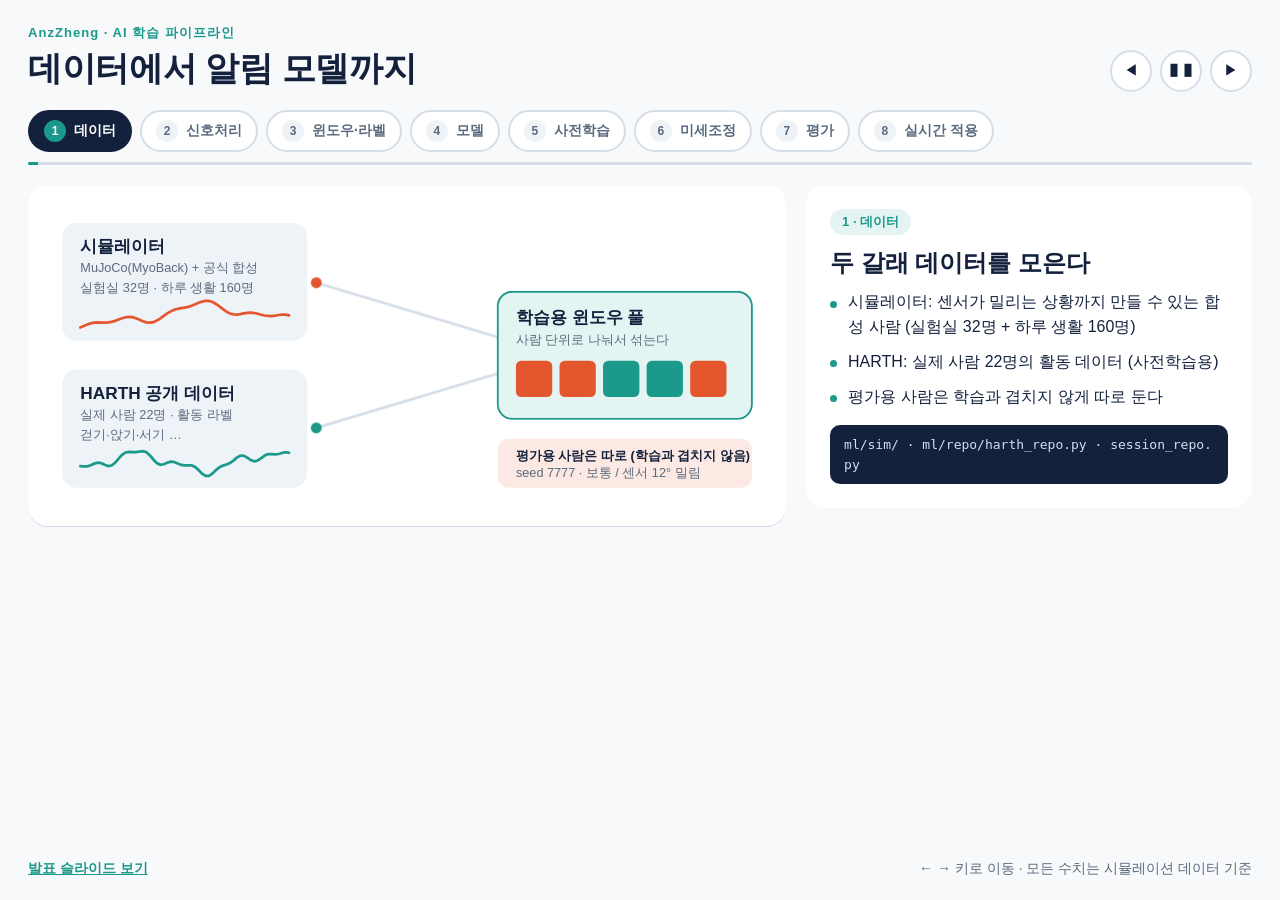
<file: index.html>
<!doctype html>
<html lang="ko">
<head>
<meta charset="utf-8">
<meta http-equiv="refresh" content="0; url=html/pipeline.html">
<title>AnzZheng</title>
</head>
<body><a href="html/pipeline.html">AnzZheng AI 학습 파이프라인으로 이동</a></body>
</html>
</file>
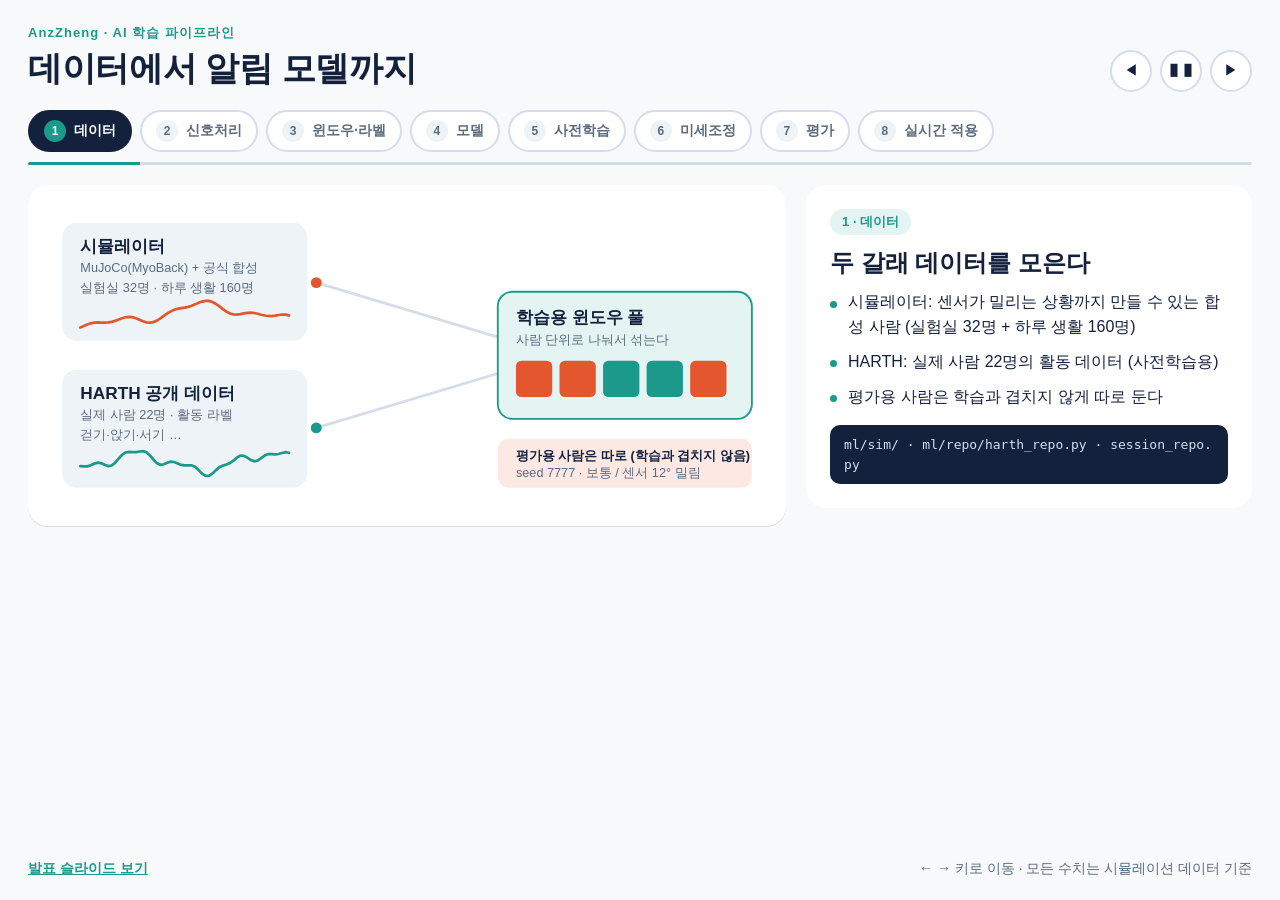
<file: html/pipeline.html>
<!doctype html>
<html lang="ko">
<head>
<meta charset="utf-8">
<meta name="viewport" content="width=device-width, initial-scale=1">
<title>AnzZheng AI 학습 파이프라인</title>
<link rel="stylesheet" href="../src/pipeline.css">
</head>
<body>
<header>
  <div>
    <div class="kicker">AnzZheng · AI 학습 파이프라인</div>
    <h1 id="title">데이터에서 알림 모델까지</h1>
  </div>
  <div class="ctl">
    <button id="prev" aria-label="이전">◀</button>
    <button id="play" aria-label="재생/정지">❚❚</button>
    <button id="next" aria-label="다음">▶</button>
  </div>
</header>
<nav id="nav"></nav>
<div class="prog"><i id="prog"></i></div>

<main>
  <section class="stage">

    <!-- 1 데이터 -->
    <svg id="sc0" class="scene" viewBox="0 0 800 340">
      <g class="pop" style="--d:.1s"><rect x="20" y="24" width="270" height="130" rx="16" class="bx"/>
        <text x="40" y="56" class="h">시뮬레이터</text><text x="40" y="78" class="s">MuJoCo(MyoBack) + 공식 합성</text>
        <text x="40" y="100" class="s">실험실 32명 · 하루 생활 160명</text>
        <path data-wave="1,10,3,40,126" class="draw c1" pathLength="1000"/></g>
      <g class="pop" style="--d:.5s"><rect x="20" y="186" width="270" height="130" rx="16" class="bx"/>
        <text x="40" y="218" class="h">HARTH 공개 데이터</text><text x="40" y="240" class="s">실제 사람 22명 · 활동 라벨</text>
        <text x="40" y="262" class="s">걷기·앉기·서기 …</text>
        <path data-wave="2,9,5,40,288" class="draw c2" pathLength="1000" style="animation-delay:.5s"/></g>
      <line x1="300" y1="90" x2="500" y2="150" class="ln"/><line x1="300" y1="250" x2="500" y2="190" class="ln"/>
      <g transform="translate(300 90)"><circle r="6" class="dot c1 fx" style="--dx:200px;--dy:60px"/></g>
      <g transform="translate(300 250)"><circle r="6" class="dot c2 fx" style="--dx:200px;--dy:-60px"/></g>
      <g class="pop" style="--d:1s"><rect x="500" y="100" width="280" height="140" rx="16" class="bx on"/>
        <text x="520" y="134" class="h">학습용 윈도우 풀</text>
        <text x="520" y="158" class="s">사람 단위로 나눠서 섞는다</text>
        <rect x="520" y="176" width="40" height="40" rx="6" class="c1f"/><rect x="568" y="176" width="40" height="40" rx="6" class="c1f"/>
        <rect x="616" y="176" width="40" height="40" rx="6" class="c2f"/><rect x="664" y="176" width="40" height="40" rx="6" class="c2f"/><rect x="712" y="176" width="40" height="40" rx="6" class="c1f"/></g>
      <g class="pop" style="--d:1.6s"><rect x="500" y="262" width="280" height="54" rx="12" class="warn"/>
        <text x="520" y="285" class="s b">평가용 사람은 따로 (학습과 겹치지 않음)</text><text x="520" y="304" class="s">seed 7777 · 보통 / 센서 12° 밀림</text></g>
    </svg>

    <!-- 2 신호처리 -->
    <svg id="sc1" class="scene" viewBox="0 0 800 340">
      <text x="30" y="22" class="s b">원시 12채널 (IMU 2개 × 가속도 3 + 자이로 3)</text>
      <g id="raw"></g>
      <line x1="250" y1="170" x2="320" y2="170" class="ln"/><g transform="translate(250 170)"><circle r="6" class="dot c1 fx"/></g>
      <g class="pop" style="--d:1s"><rect x="320" y="90" width="170" height="160" rx="16" class="bx on"/>
        <text x="338" y="122" class="h">신호처리</text>
        <text x="338" y="148" class="s">단위 변환</text><text x="338" y="168" class="s">상보 필터 기울기</text>
        <text x="338" y="188" class="s">구간 굴곡각 계산</text><text x="338" y="208" class="s">3단 보정</text><text x="338" y="228" class="s dim">서기·힙힌지·앉기·구부정</text></g>
      <line x1="490" y1="170" x2="540" y2="170" class="ln"/><g transform="translate(490 170)"><circle r="6" class="dot c2 fx" style="animation-delay:.6s"/></g>
      <text x="560" y="22" class="s b">모델 입력 8채널</text>
      <g id="chs"></g>
    </svg>

    <!-- 3 윈도우 -->
    <svg id="sc2" class="scene" viewBox="0 0 800 340">
      <text x="30" y="26" class="s b">연속 신호 (50Hz)</text>
      <path data-wave="3,26,9,30,92,740" class="c1 sig"/>
      <rect id="win" x="30" y="40" width="74" height="104" rx="8" class="winr"/>
      <text x="30" y="166" class="s">2초 창 (100샘플)을 0.5초씩 밀면서 자른다</text>
      <g id="cards"></g>
      <text x="30" y="318" class="s dim">이동·전환 구간은 자세 라벨 −1 → 손실에서 제외 (활동 게이트가 따로 막는다)</text>
    </svg>

    <!-- 4 모델 -->
    <svg id="sc3" class="scene" viewBox="0 0 800 340">
      <g id="blocks"></g>
    </svg>

    <!-- 5 사전학습 -->
    <svg id="sc4" class="scene" viewBox="0 0 800 340">
      <g class="pop" style="--d:.1s"><rect x="20" y="40" width="150" height="120" rx="16" class="bx"/>
        <text x="36" y="72" class="h">HARTH</text><text x="36" y="94" class="s">활동 라벨만</text><text x="36" y="114" class="s">22명 사람 데이터</text></g>
      <line x1="172" y1="100" x2="230" y2="100" class="ln"/><g transform="translate(172 100)"><circle r="6" class="dot c2 fx"/></g>
      <g class="pop" style="--d:.6s"><rect x="230" y="30" width="170" height="140" rx="16" class="bx on"/>
        <text x="248" y="62" class="h">몸통 (Conv)</text><text x="248" y="84" class="s">움직임의 모양을</text><text x="248" y="104" class="s">먼저 배운다</text>
        <rect x="248" y="124" width="134" height="12" rx="6" class="c2f grow"/></g>
      <g class="pop" style="--d:1s"><rect x="430" y="30" width="130" height="60" rx="12" class="bx on"/><text x="446" y="66" class="h2">활동 헤드 학습</text></g>
      <g class="pop" style="--d:1.2s"><rect x="430" y="110" width="130" height="60" rx="12" class="bx off"/><text x="446" y="136" class="s">자세 헤드</text><text x="446" y="154" class="s dim">라벨 −1 → 손실 0</text></g>
      <line x1="400" y1="100" x2="430" y2="60" class="ln"/><line x1="400" y1="100" x2="430" y2="140" class="ln"/>
      <text x="590" y="42" class="s b">손실(loss)</text>
      <path d="M590 60 V170 H780" class="ax"/>
      <path d="M590 70 C620 110,650 150,780 160" class="draw c1" pathLength="1000" style="animation-duration:3s"/>
      <text x="590" y="190" class="s dim">epoch 1 → 8 (batch 512)</text>
      <g class="pop" style="--d:1.8s"><rect x="20" y="230" width="760" height="80" rx="16" class="warn"/>
        <text x="40" y="262" class="h2">왜 먼저?</text>
        <text x="40" y="286" class="s">우리 시뮬 데이터는 적고, HARTH는 사람이 많다. 큰 데이터로 "움직임 일반 상식"을 먼저 익힌 뒤 우리 과제로 넘어간다.</text></g>
    </svg>

    <!-- 6 미세조정 vs 처음부터 -->
    <svg id="sc5" class="scene" viewBox="0 0 800 340">
      <text x="30" y="24" class="s b">같은 조건에서 두 방식을 비교 (전이학습은 가정하지 않고 잰다)</text>
      <path d="M40 50 V230 H460" class="ax"/>
      <path d="M40 66 C90 130,150 190,200 210 S 360 224,450 226" class="draw c1" pathLength="1000" style="animation-duration:3.2s"/>
      <path d="M40 124 C70 170,100 200,130 212 S 190 224,230 226" class="draw c2" pathLength="1000" style="animation-duration:2s;animation-delay:.4s"/>
      <text x="300" y="150" class="s" fill="#e4572e">처음부터 (25 epoch)</text>
      <text x="150" y="258" class="s" fill="#1b998b">HARTH → 미세조정 (15 epoch, 작은 lr)</text>
      <text x="40" y="276" class="s dim">epoch → (곡선은 개념도)</text>
      <g transform="translate(500 50)">
        <text x="0" y="0" class="s b">실제 학습 시간 (평균)</text>
        <rect x="0" y="16" width="270" height="34" rx="8" class="trk"/><rect x="0" y="16" width="270" height="34" rx="8" class="c1f grow2" style="--w:270px"/>
        <text x="10" y="39" class="s inv">처음부터 22.6분</text>
        <rect x="0" y="62" width="270" height="34" rx="8" class="trk"/><rect x="0" y="62" width="138" height="34" rx="8" class="c2f grow2" style="--w:138px;animation-delay:.5s"/>
        <text x="10" y="85" class="s inv">사전학습 11.6분</text>
        <text x="0" y="132" class="s">시드 6개 평균, 정확도는 비슷</text>
        <text x="0" y="152" class="s b" fill="#1b998b">학습 시간 ≈ 절반</text>
      </g>
      <g class="pop" style="--d:2s"><rect x="20" y="290" width="760" height="40" rx="12" class="warn"/>
        <text x="40" y="315" class="s">세 모델 비교: 사전학습만 · 미세조정 · 처음부터  →  evaluator가 같은 평가 사람들로 채점</text></g>
    </svg>

    <!-- 7 평가 -->
    <svg id="sc6" class="scene" viewBox="0 0 800 340">
      <g id="evalbars"></g>
    </svg>

    <!-- 8 배포 -->
    <svg id="sc7" class="scene" viewBox="0 0 800 340">
      <g id="deploy"></g>
    </svg>

  </section>

  <aside class="info">
    <div class="tag" id="tag"></div>
    <h2 id="h"></h2>
    <ul id="pts"></ul>
    <div class="code" id="code"></div>
    <div id="evalctl" class="seg" hidden>
      <button data-c="normal" class="on">보통 조건</button><button data-c="stress">센서 12° 밀림</button>
    </div>
  </aside>
</main>

<footer>
  <a href="presentation.html">발표 슬라이드 보기</a>
  <span class="muted">← → 키로 이동 · 모든 수치는 시뮬레이션 데이터 기준</span>
</footer>
<script src="../src/pipeline.js"></script>
</body>
</html>
</file>
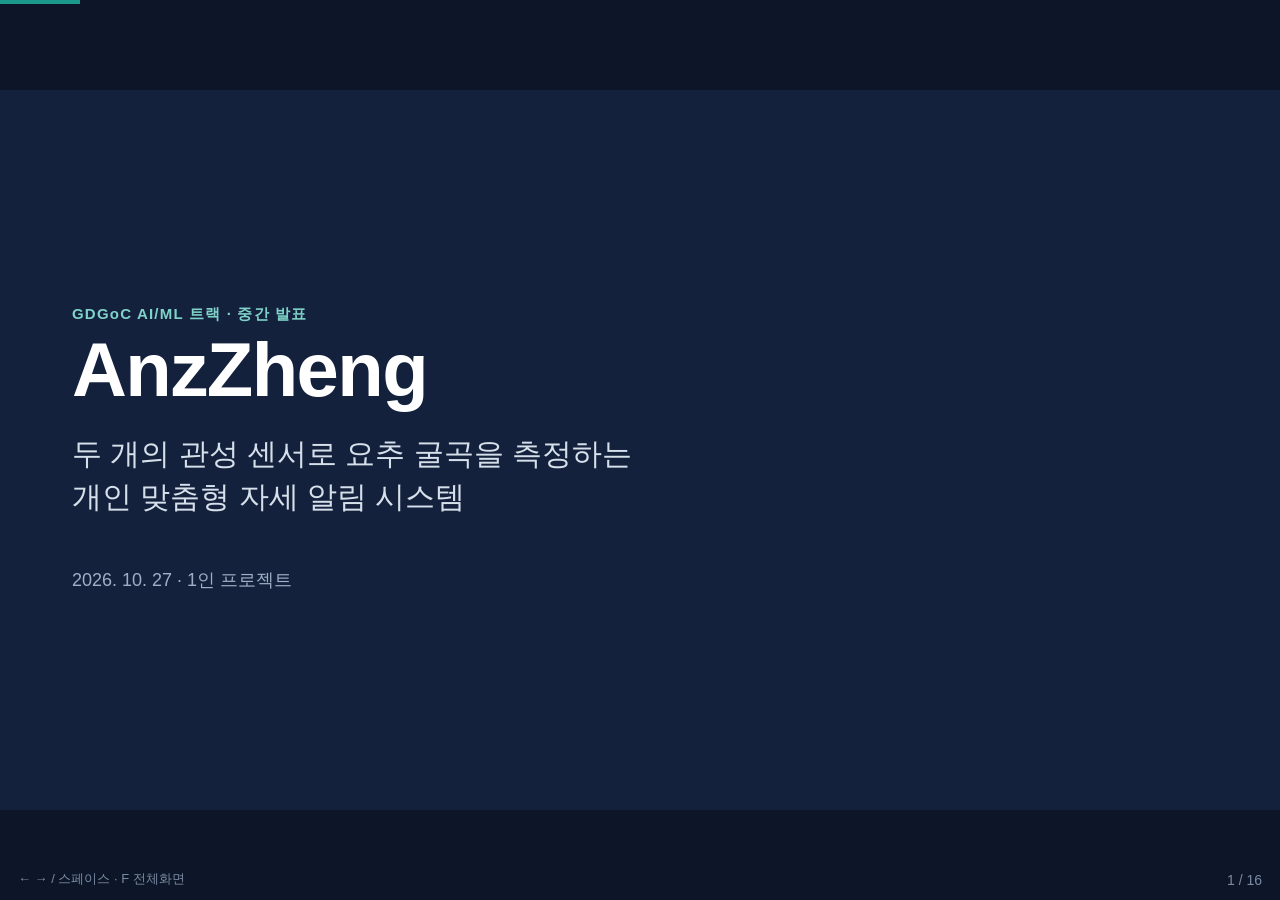
<file: html/presentation.html>
<!doctype html>
<html lang="ko">
<head>
<meta charset="utf-8">
<meta name="viewport" content="width=device-width, initial-scale=1">
<title>AnzZheng 발표</title>
<link rel="stylesheet" href="../src/presentation.css">
</head>
<body>
<div id="bar"></div>
<div id="stage"><div id="deck">

<!-- 1 -->
<section class="slide dark" style="justify-content:center">
  <div class="kicker">GDGoC AI/ML 트랙 · 중간 발표</div>
  <h1>AnzZheng</h1>
  <p style="font-size:30px;margin-top:22px;line-height:1.45;color:#d6e0ea">두 개의 관성 센서로 요추 굴곡을 측정하는<br>개인 맞춤형 자세 알림 시스템</p>
  <p class="muted" style="margin-top:48px;font-size:18px">2026. 10. 27 · 1인 프로젝트</p>
</section>

<!-- 2 -->
<section class="slide">
  <div class="kicker">01 · 동기</div>
  <h2>디스크는 진료실 밖 23시간에 관리된다</h2>
  <div class="row">
    <div class="col" style="justify-content:center">
      <div class="big coral">23<span style="font-size:48px">시간</span></div>
      <p class="muted">하루 중 진료실 밖에서 보내는 시간.<br>그런데 이 시간을 측정해 주는 것이 없다.</p>
    </div>
    <div class="col" style="justify-content:center">
      <div class="card"><h3>직접 겪은 문제</h3><p>허리디스크 환자인 제가 병원에서 받은 안내의 대부분은 약이 아니라 <b>"이 동작을 피하세요"</b>였습니다.</p></div>
      <div class="card c"><h3>가장 나쁜 자세</h3><p>등 윗부분만 기대고 허리가 뜬 채 눕듯이 앉기</p></div>
      <div class="card"><h3>빠진 것</h3><p>통증은 부하가 쌓인 뒤에야 옵니다. 지금 허리를 말고 있는지 알려 주는 <b>실시간 피드백</b>이 없습니다.</p></div>
    </div>
  </div>
</section>

<!-- 3 -->
<section class="slide">
  <div class="kicker">02 · 문제</div>
  <h2>기존 자세 교정기는 센서 1개, 기준도 모두 동일</h2>
  <div class="row">
    <div class="card c col">
      <h3>센서 1개의 한계</h3>
      <ul class="bl">
        <li>상체 기울기만 측정</li>
        <li>권장 동작인 <b>힙 힌지</b>에도 경고 (오알림)</li>
        <li>허리가 뜬 채 뒤로 기댄 자세는 놓칠 수 있음 <span class="chip c">원리상 예상 · 실측 전</span></li>
      </ul>
    </div>
    <div class="card c col">
      <h3>모두에게 같은 기준</h3>
      <ul class="bl">
        <li>탈출 부위마다 피해야 할 동작이 다름</li>
        <li>요추: 허리 말아 굽히기</li>
        <li>경추: 목 앞으로 빼기</li>
      </ul>
    </div>
  </div>
  <p style="margin-top:18px" class="muted">프로필 = 진단명이 아니라 <b style="color:var(--ink)">'피해야 할 동작'</b>. 시스템은 진단하지 않고, 받은 안내를 그대로 입력한다.</p>
</section>

<!-- 3b -->
<section class="slide">
  <div class="kicker">03 · 비슷한 제품</div>
  <h2 style="margin-bottom:14px">센서 2개 측정 자체는 새롭지 않다</h2>
  <table class="ch cmp">
    <tr><th>제품</th><th>부착 지점</th><th>요추 굴곡 vs 힙 힌지</th><th>쓰는 곳</th><th>기준 설정</th><th>가격대</th></tr>
    <tr><td><b>dorsaVi ViMove</b><br><span class="sub">호주 · FDA 510(k)</span></td><td>2 + 근전도</td><td class="ok">구분 가능</td><td>클리닉</td><td>치료사</td><td>고가</td></tr>
    <tr><td><b>Hocoma Valedo</b><br><span class="sub">스위스 · FDA 등록</span></td><td>2</td><td class="ok">구분 가능</td><td>운동 세션</td><td>운동 프로그램</td><td>고가</td></tr>
    <tr><td><b>Upright GO</b><br><span class="sub">소비자용</span></td><td>1 (등 위쪽)</td><td class="no">구분 불가</td><td>일상</td><td>앱 기본값</td><td>10만 원 안팎</td></tr>
    <tr><td><b>Lumo Lift</b><br><span class="sub">소비자용 · 단종</span></td><td>1 (가슴)</td><td class="no">구분 불가</td><td>일상</td><td>기본값</td><td>단종</td></tr>
    <tr class="hl"><td><b>AnzZheng</b></td><td>2 (T12/L1 + S1)</td><td class="ok">구분 가능</td><td>일상</td><td><b>사용자 프로필</b></td><td>부품 2–3만 원</td></tr>
  </table>
  <div class="row" style="margin-top:16px;flex:none">
    <div class="card c"><p><b>임상용</b>은 정확하지만 비싸고 클리닉 전용, 기준도 치료사가 정합니다.</p></div>
    <div class="card c"><p><b>소비자용</b>은 싸고 일상용이지만 한 지점만 재서 힙 힌지를 구분하지 못합니다.</p></div>
  </div>
  <p class="note">Upright GO 2는 "센서 2개"라 광고하지만 한 기기 안에 들어 있어 부착 지점은 하나. 조사 2026-09-29 기준이며 제품 정보는 인용 전 원문 재확인 필요.</p>
</section>

<!-- 3c -->
<section class="slide">
  <div class="kicker">04 · 차별점</div>
  <h2 style="margin-bottom:14px">그래서 우리는 "무엇을 다르게" 했나</h2>
  <div class="grid3" style="flex:none">
    <div class="card t">
      <h3>① 힙 힌지 오알림을 수치로</h3>
      <p>"우리도 센서 2개"는 차별점이 아닙니다. 같은 과제에서 <b>센서 1개 방식 2.08회/시간 → 센서 2개 0.02회/시간</b> 으로 보였습니다. <span class="sub">(시뮬레이션 기준)</span></p>
    </div>
    <div class="card t">
      <h3>② 지표를 "오알림"으로</h3>
      <p>소비자 기기는 쓸데없는 알림 때문에 버려집니다. 임상 제품은 "각도 정확도"를 내세우고, 우리는 <b>시간당 오알림 수</b>를 내세웁니다.</p>
    </div>
    <div class="card t">
      <h3>③ 측정과 규칙을 분리</h3>
      <p>같은 힙 힌지가 프로필 A에서는 무음, B("상체 숙임 주의")에서는 알림. 기준이 고정(Upright)이거나 치료사가 매번 설정(ViMove)하는 것과 달리, <b>재학습 없이 규칙만 바꿉니다.</b></p>
    </div>
  </div>
  <div class="card" style="margin-top:16px;background:var(--ink);color:#fff;flex:none">
    <p style="font-size:21px;line-height:1.5">"임상용 장비에만 있던 <b style="color:#7fd3c8">요추 구간 측정</b>을, 일상에서 쓸 수 있는 <b style="color:#7fd3c8">가격</b>과 <b style="color:#7fd3c8">개인 규칙</b>으로 가져왔다."</p>
  </div>
  <div class="card c" style="margin-top:14px;flex:none">
    <h3>정직하게 말하면</h3>
    <p>"세계 최초"가 아닙니다. 또 센서만으로는 치료 효과가 크지 않다는 대규모 임상(RESTORE, Lancet 2023)이 있어, 치료를 대체하지 않고 <b>"치료실에서 배운 피해야 할 동작을 일상에서 지키도록 돕는 알림"</b>으로 정의합니다.</p>
  </div>
</section>

<!-- 4 -->
<section class="slide">
  <div class="kicker">05 · 핵심 원리</div>
  <h2>곡률은 두 점의 기울기 차이다</h2>
  <div class="row">
    <div class="col" style="flex:1.2">
      <div style="display:grid;grid-template-columns:1fr 1fr;gap:16px">
        <div class="card c" style="text-align:center">
          <svg viewBox="0 0 200 150" width="100%"><path d="M30 130 L30 70" stroke="#9fb0c4" stroke-width="10" stroke-linecap="round" fill="none"/><path d="M30 70 Q70 60 90 20" stroke="#14213d" stroke-width="10" stroke-linecap="round" fill="none"/><circle cx="30" cy="100" r="9" fill="#1b998b"/><circle cx="70" cy="58" r="9" fill="#e4572e"/></svg>
          <h3>요추 굴곡</h3><p>위 센서만 더 기욺<br><b class="coral">굴곡각 큼 → 알림</b></p>
        </div>
        <div class="card t" style="text-align:center">
          <svg viewBox="0 0 200 150" width="100%"><path d="M30 130 L30 80" stroke="#9fb0c4" stroke-width="10" stroke-linecap="round" fill="none"/><path d="M30 80 L110 40" stroke="#14213d" stroke-width="10" stroke-linecap="round" fill="none"/><circle cx="36" cy="78" r="9" fill="#1b998b"/><circle cx="80" cy="56" r="9" fill="#1b998b"/></svg>
          <h3>힙 힌지</h3><p>두 센서가 같이 기욺<br><b class="teal">굴곡각 ≈ 0 → 정상</b></p>
        </div>
      </div>
      <div class="card" style="text-align:center;background:var(--ink);color:#fff">
        <p style="font-size:24px">구간 굴곡각 = (θ상부 − θ하부) − 중립 보정값</p>
      </div>
    </div>
    <div class="col">
      <div class="card"><h3>왜 2개인가</h3><p>θ상부 = 골반 기울기 + 요추 굴곡<br>센서 1개는 <b>식 1개, 미지수 2개</b>. S1 센서가 골반 기울기를 직접 재서 풀어 줍니다.</p></div>
      <div class="card"><h3>배치</h3><p><b>상부</b> T12/L1 (요추 위쪽 끝)<br><b>하부</b> S1 (천골)<br>한 MCU가 같은 타이머로 읽어 동기화 문제 없음</p></div>
    </div>
  </div>
</section>

<!-- 4b -->
<section class="slide">
  <div class="kicker">05 · 핵심 원리 (계산 ① 센서값 → 기울기 → 보정)</div>
  <h2 style="margin-bottom:14px">원시 센서값이 "의미 있는 값"이 되는 과정</h2>
  <div class="prow" style="flex:1;min-height:0;align-items:stretch">
    <div class="pb mt">
      <span class="pn">1</span><h3>단위 변환</h3>
      <div class="eq">a = raw ÷ 8192 &nbsp;(g)</div>
      <div class="eq">ω = raw ÷ 65.5 &nbsp;(°/s)</div>
      <p>센서가 내는 정수(LSB)를 가속도 g, 회전 속도 °/s로 바꾼다. 위·아래 센서 각각 가속도 3축 + 자이로 3축 = 12개.</p>
    </div>
    <div class="ar"></div>
    <div class="pb mt">
      <span class="pn">2</span><h3>기울기 θ (상보 필터)</h3>
      <div class="eq">θ<sub>acc</sub> = atan2(a<sub>z</sub>, a<sub>x</sub>)</div>
      <div class="eq">θ[i] = 0.98·( θ[i−1] + (ω<sub>y</sub> − b)·Δt ) + 0.02·θ<sub>acc</sub>[i]</div>
      <div class="eq">Δt = 1/50 s &nbsp; b = 서있을 때 ω<sub>y</sub> 평균</div>
      <p>자이로는 빠르지만 쌓이면 어긋나고(drift), 가속도는 느리지만 어긋나지 않는다 → <b>98 : 2</b>로 섞는다. 위(θ<sub>u</sub>)·아래(θ<sub>l</sub>) 센서 각각 구함.</p>
    </div>
    <div class="ar"></div>
    <div class="pb mt key">
      <span class="pn">3</span><h3>3단 보정 (개인차 지우기)</h3>
      <div class="eq">① 서기: P₀=mean(θ<sub>l</sub>) T₀=mean(θ<sub>u</sub>)<br>&nbsp;&nbsp;&nbsp;offset = mean(θ<sub>u</sub>−θ<sub>l</sub>)</div>
      <div class="eq">② 힙힌지: crosstalk = 직선 기울기<br>&nbsp;&nbsp;&nbsp;y=θ<sub>u</sub>−θ<sub>l</sub>−offset, x=θ<sub>l</sub>−P₀</div>
      <div class="eq">③ 앉기: sit_offset, slump_ref<br>&nbsp;&nbsp;&nbsp;= 앉기·구부정 앉기의 평균 굴곡각</div>
      <div class="eq">σ<sub>acc</sub> = std‖a<sub>u</sub>‖ &nbsp; σ<sub>gyr</sub> = std(ω<sub>y</sub>−b) <small>(서기)</small></div>
    </div>
  </div>
  <p class="note" style="margin-top:10px">힙힌지 때 실제 허리는 안 굽는데 굴곡각이 골반을 따라 오르는 만큼이 crosstalk. 이 값을 빼서 "순수 허리 굽힘"만 남긴다.</p>
  <p class="src"><b>근거</b> ① MPU-6050 데이터시트(InvenSense, PS-MPU-6000A-00): ±500°/s = 65.5 LSB/(°/s), ±4g = 8,192 LSB/g · ② 가속도 기울기 atan2: NXP AN3461 "Tilt Sensing Using Linear Accelerometers" · ③ 상보 필터: Colton 2007 "The Balance Filter" (0.98/0.02), Mahony 외 2008, <i>IEEE Trans. Automatic Control</i> 53(5):1203–1217</p>
</section>

<!-- 4c -->
<section class="slide">
  <div class="kicker">05 · 핵심 원리 (계산 ② 모델 입력 8채널)</div>
  <h2 style="margin-bottom:12px">8채널은 이렇게 계산한다</h2>
  <table class="ch">
    <tr><th style="width:130px">채널</th><th style="width:400px">수식</th><th>왜 이렇게 했나</th></tr>
    <tr><td><b>pelvis_rel</b></td><td class="f">θ<sub>l</sub> − P₀</td><td>골반 기울기. 앉기·숙이기 맥락을 알려 준다</td></tr>
    <tr><td><b>trunk_rel</b></td><td class="f">θ<sub>u</sub> − T₀</td><td>상체 기울기. "상체 숙임 주의" 프로필용</td></tr>
    <tr class="hl"><td><b>lumbar_c</b></td><td class="f">(θ<sub>u</sub> − θ<sub>l</sub>) − offset − crosstalk · pelvis_rel</td><td><b>핵심.</b> 위−아래로 힙힌지(함께 기움)를 상쇄하고, 새는 만큼(crosstalk)까지 빼서 허리 굽힘만 남김</td></tr>
    <tr><td><b>lumbar_norm</b></td><td class="f">(lumbar_c − sit_offset) ÷ (slump_ref − sit_offset)</td><td>0 = 바르게 앉기, 1 = 내 구부정 기준. 피부 위 센서 감도(gain)가 사람마다 달라도 분자·분모에서 상쇄</td></tr>
    <tr><td><b>u_gyr_n</b></td><td class="f">(ω<sub>y,u</sub> − b<sub>u</sub>) ÷ σ<sub>gyr</sub></td><td>위 센서가 얼마나 빨리 도나. 노이즈로 나눠 "몇 σ인가"로 사람 간 차이 제거</td></tr>
    <tr><td><b>l_gyr_n</b></td><td class="f">(ω<sub>y,l</sub> − b<sub>l</sub>) ÷ σ<sub>gyr</sub></td><td>아래 센서 회전 속도 (움직임·전환 판단)</td></tr>
    <tr><td><b>u_acc_n</b></td><td class="f">(‖a<sub>u</sub>‖ − 1) ÷ σ<sub>acc</sub></td><td>정지면 ‖a‖≈1g. 걷기·전환에서 1g에서 벗어나 값이 커진다</td></tr>
    <tr><td><b>l_acc_n</b></td><td class="f">(‖a<sub>l</sub>‖ − 1) ÷ σ<sub>acc</sub></td><td>아래 센서의 같은 값 (흔들림 크기)</td></tr>
  </table>
  <p class="note">θ = 상보 필터로 구한 시상면 기울기(°), P₀·T₀·offset·crosstalk·sit_offset·slump_ref·σ = 보정 단계에서 구한 값. 모든 계산은 ml/signal/process.py</p>
  <p class="src"><b>근거</b> 두 센서 사이 각도를 요추각으로 정의: Mjøsund 외 2017, <i>BMC Musculoskelet Disord</i> 18:124 (ViMove, T12·S2, Vicon 대비 굴곡 RMSE 1.82°) · L1·S1 부착: Meinke 외 2021, <i>JMIR Res Protoc</i> 10(8):e26982 · <b>crosstalk 보정, lumbar_norm, σ 정규화, 3단 보정 순서는 이 프로젝트의 자체 설계</b></p>
</section>

<!-- 5 -->
<section class="slide" id="pipe">
  <div class="kicker">06 · 시스템 구조 (실시간으로 돌아가는 모습)</div>
  <h2 style="margin-bottom:14px">센서에서 알림까지, 이렇게 흘러간다</h2>
  <div class="modes">
    <button data-mode="flex" class="m on">허리를 말아 숙이기</button>
    <button data-mode="hinge" class="m">힙 힌지로 숙이기 (권장 동작)</button>
    <span class="chip c">예시 시나리오 · 실제 모델 출력 아님</span><span class="muted" style="font-size:15px">버튼을 눌러 두 동작을 비교</span>
  </div>
  <div class="flow">
    <div class="st">
      <div class="num">1</div><h3>센서 2개</h3>
      <svg viewBox="0 0 160 150" class="vis">
        <line x1="14" y1="136" x2="146" y2="136" stroke="#d5dee8" stroke-width="3"/>
        <path id="sp" fill="none" stroke="#14213d" stroke-width="9" stroke-linecap="round" stroke-linejoin="round"/>
        <g id="s1"><rect x="-9" y="-5" width="18" height="10" rx="3" fill="#1b998b"/></g>
        <g id="s2"><rect x="-9" y="-5" width="18" height="10" rx="3" fill="#e4572e"/></g>
        <text id="t1" x="8" y="16" font-size="12" font-weight="700" fill="#e4572e"></text>
        <text id="t2" x="8" y="31" font-size="12" font-weight="700" fill="#1b998b"></text>
      </svg>
      <p class="d">허리 위쪽(빨강)과 아래쪽(초록)에 붙인 센서가 각자 <b>기울기</b>를 잰다</p>
    </div>
    <div class="ar"></div>
    <div class="st">
      <div class="num">2</div><h3>굴곡각 계산</h3>
      <svg viewBox="0 0 160 150" class="vis">
        <line x1="10" y1="82" x2="152" y2="82" stroke="#e4572e" stroke-width="1.5" stroke-dasharray="5 4"/>
        <text x="12" y="76" font-size="10" fill="#e4572e">기준선</text>
        <polyline id="hist" fill="none" stroke="#14213d" stroke-width="3" stroke-linejoin="round"/>
        <text id="angv" x="150" y="30" text-anchor="end" font-size="26" font-weight="800" fill="#14213d"></text>
        <text x="150" y="46" text-anchor="end" font-size="11" fill="#5b6b7f">위 − 아래</text>
      </svg>
      <p class="d">위 기울기에서 아래 기울기를 뺀다 = <b>허리만 얼마나 말렸나</b></p>
      <div id="one" class="one"></div>
    </div>
    <div class="ar"></div>
    <div class="st">
      <div class="num">3</div><h3>AI 판단</h3>
      <div class="vis box">
        <div class="kv"><span>최근 2초 동작</span><b id="act">정지</b></div>
        <div class="kv" style="margin-top:14px"><span>허리 굽힘 확률</span><b id="pfv">0%</b></div>
        <div class="mini"><i id="pf"></i></div>
      </div>
      <p class="d">최근 <b>2초</b> 신호를 보고 "지금 움직이는 중인가", "허리가 말렸나"를 추정</p>
    </div>
    <div class="ar"></div>
    <div class="st">
      <div class="num">4</div><h3>내 프로필</h3>
      <div class="vis box">
        <div class="rule" id="r1"><i></i>허리 굽힘 <em>감시 중</em></div>
        <div class="rule off"><i></i>목 숙임 <em>감시 안 함</em></div>
        <div class="gate" id="gate">기준 미만</div>
      </div>
      <p class="d">내가 <b>피해야 할 동작만</b> 골라 감시. 프로필을 바꿔도 AI는 그대로</p>
    </div>
    <div class="ar"></div>
    <div class="st">
      <div class="num">5</div><h3>5초 확인 → 알림</h3>
      <svg viewBox="0 0 160 150" class="vis">
        <circle cx="80" cy="70" r="46" fill="none" stroke="#eef3f7" stroke-width="12"/>
        <circle id="ring" cx="80" cy="70" r="46" fill="none" stroke="#1b998b" stroke-width="12" stroke-linecap="round" transform="rotate(-90 80 70)" stroke-dasharray="289" stroke-dashoffset="289"/>
        <text id="tmv" x="80" y="78" text-anchor="middle" font-size="26" font-weight="800" fill="#14213d">0.0</text>
        <text x="80" y="140" text-anchor="middle" font-size="12" fill="#5b6b7f">/ 5초 지속</text>
      </svg>
      <p class="d">순간 동작은 무시하고, <b>5초 이어질 때만</b> 알린다</p>
    </div>
  </div>
  <div id="cap" class="cap">자세 정상 → 아무 일도 없음</div>
  <div id="toast" class="toast">알림: 허리를 말고 있어요. 힙 힌지로 숙여 보세요</div>
</section>

<!-- 6 -->
<section class="slide">
  <div class="kicker">07 · 지금까지 구현한 것</div>
  <h2 style="margin-bottom:12px">코드는 이 순서로 흘러간다</h2>
  <div class="ctrl"><b>app/ (Controller)</b>가 아래 순서대로 호출 · 계산은 services에만 · 학습과 실시간이 같은 윈도우 코드를 재사용</div>
  <div class="rowlab">학습 (오프라인)</div>
  <div class="prow"><div class="pb "><span class="pn">1</span><span class="lay r">Repo</span><h3>데이터</h3><p>HARTH 22명 + 시뮬레이터 사람</p><code>harth_repo · session_repo</code></div><div class="ar"></div><div class="pb "><span class="pn">2</span><span class="lay s">Signal</span><h3>신호처리</h3><p>센서 12채널 → 8채널</p><code>signal/process.py</code></div><div class="ar"></div><div class="pb "><span class="pn">3</span><span class="lay v">Service</span><h3>윈도우·라벨</h3><p>2초씩 자르고 정답 붙이기</p><code>windowing.py</code></div><div class="ar"></div><div class="pb key"><span class="pn">4</span><span class="lay v">Service</span><h3>학습</h3><p>HARTH 사전학습 → 미세조정</p><code>trainer.py · posture_cnn.py</code></div><div class="ar"></div><div class="pb "><span class="pn">5</span><span class="lay v">Service</span><h3>평가</h3><p>룰 vs CNN 같은 사람들로 채점</p><code>evaluator.py</code></div></div>
  <div class="down"><span>학습된 모델 .pt</span></div>
  <div class="rowlab">실시간 사용</div>
  <div class="prow short rev"><div class="pb "><span class="pn">6</span><span class="lay r">Repo</span><h3>모델 저장</h3><p>학습 결과를 파일로</p><code>model_repo → artifacts/*.pt</code></div><div class="ar"></div><div class="pb key"><span class="pn">7</span><span class="lay v">Service</span><h3>LiveMonitor</h3><p>.pt를 불러와 0.5초마다 판정</p><code>live.py</code></div><div class="ar"></div><div class="pb "><span class="pn">8</span><span class="lay j">Judge</span><h3>상태 머신</h3><p>내 프로필 동작이 5초 이어지나?</p><code>state_machine.py</code></div><div class="ar"></div><div class="pb "><span class="pn">9</span><span class="lay v">Service</span><h3>알림</h3><p>알림 문장 생성</p><code>notifier.py</code></div></div>
</section>

<!-- 7 -->
<section class="slide">
  <div class="kicker">08 · 접근</div>
  <h2>하드웨어 전에, 시뮬레이션과 공개 데이터로 먼저</h2>
  <div class="row">
    <div class="col">
      <div class="card"><h3>왜 이 순서인가</h3><p>부품을 사고 데이터를 모으기 전에 <b>파이프라인과 평가 방법</b>을 먼저 끝내면, 실데이터가 들어오는 순간 바로 검증할 수 있습니다.</p></div>
      <div class="card t"><h3>MuJoCo 시뮬레이터</h3><p>근골격 모델에서 센서 두 점의 신호를 생성. 센서가 밀리는 상황(2~6°, 스트레스 12°)도 재현.</p></div>
      <div class="card t"><h3>HARTH 사전학습</h3><p>공개 활동 데이터 22명으로 '움직임' 표현을 먼저 학습한 뒤 우리 과제로 미세조정.</p></div>
    </div>
    <div class="col">
      <div class="card"><h3>평가 설정</h3>
        <ul>
          <li>학습과 겹치지 않는 시뮬 사용자로 평가</li>
          <li><b>보통</b> 조건 vs <b>스트레스</b>(센서 12° 밀림)</li>
          <li>지표: 재현율, 오알림 횟수 / 시간</li>
          <li>CNN은 시드 6개 반복, 평균 ± 표준편차</li>
        </ul>
      </div>
      <div class="card c"><h3>주의</h3><p>아래 결과는 전부 <b>시뮬레이션 데이터</b> 기준입니다. 실제 사람에게도 통하는지는 다음 단계에서 확인합니다.</p></div>
    </div>
  </div>
</section>

<!-- 8 -->
<section class="slide">
  <div class="kicker">09 · 결과 ① — 가설 1</div>
  <h2>센서 2개로 오알림이 2.08 → 0.02회/시간</h2>
  <div class="row">
    <div class="col" style="justify-content:center">
      <p class="muted" style="font-size:17px">시간당 오알림 (보통 조건, 낮을수록 좋음)</p>
      <div class="bars">
        <div class="bar dim"><span>센서 1개 (v0a)</span><div class="tr"><div class="fl" style="--w:100%;background:var(--coral)"></div></div><b>2.08</b></div>
        <div class="bar"><span>센서 2개 (v0b)</span><div class="tr"><div class="fl" style="--w:1.5%;background:var(--teal)"></div></div><b>0.02</b></div>
      </div>
      <p class="muted" style="font-size:17px;margin-top:18px">재현율 (진짜 나쁜 자세를 잡아낸 비율, 높을수록 좋음)</p>
      <div class="bars">
        <div class="bar dim"><span>센서 1개 (v0a)</span><div class="tr"><div class="fl" style="--w:33%;background:var(--coral)"></div></div><b>33%</b></div>
        <div class="bar"><span>센서 2개 (v0b)</span><div class="tr"><div class="fl" style="--w:90%;background:var(--teal)"></div></div><b>90%</b></div>
      </div>
    </div>
    <div class="col" style="flex:.6;justify-content:center">
      <div class="card t"><h3>H1 지지됨</h3><p>같은 룰 방식에서 센서만 1개 → 2개로 바꿔도 오알림은 약 100배 감소, 재현율은 33% → 90%.</p></div>
      <div class="card"><p class="muted" style="font-size:16px">스트레스 조건에서도 방향은 같음: 오알림 2.01 → 0.66, 재현율 29% → 73%.</p></div>
    </div>
  </div>
</section>

<!-- 9 -->
<section class="slide">
  <div class="kicker">10 · 결과 ② — 가설 2</div>
  <h2>룰 vs CNN: 보통에선 룰이 충분, 스트레스에선 CNN이 약간 우세</h2>
  <table>
    <tr><th>엔진</th><th>보통 재현율</th><th>보통 오알림/h</th><th>스트레스 재현율</th><th>스트레스 오알림/h</th><th>학습 시간</th></tr>
    <tr><td>센서 1개 룰 (v0a)</td><td>33%</td><td>2.08</td><td>29%</td><td>2.01</td><td>—</td></tr>
    <tr><td>센서 2개 룰 (v0b)</td><td>89.8%</td><td><b>0.02</b></td><td>72.5%</td><td>0.66</td><td>—</td></tr>
    <tr><td>CNN 처음부터</td><td>91.4%</td><td>0.15 ± 0.13</td><td><b>77.4%</b></td><td>0.74 ± 0.18</td><td>22.6분</td></tr>
    <tr class="hl"><td>CNN + HARTH 사전학습</td><td>90.0%</td><td>0.09 ± 0.10</td><td>75.5%</td><td><b>0.64 ± 0.21</b></td><td><b>11.6분</b></td></tr>
  </table>
  <div class="row" style="margin-top:22px">
    <div class="card"><h3>H2는 일부만</h3><p>CNN은 보통 조건에서 오알림을 줄이지 못했고(룰 0.02 vs CNN 0.09~0.15), 센서가 밀리는 스트레스에서 재현율이 3–5%p 높았다.</p></div>
    <div class="card t"><h3>사전학습의 이득은 '속도'</h3><p>정확도는 비슷하고 학습 시간이 절반. 오알림은 처음부터보다 약간 적다(스트레스 0.64 vs 0.74).</p></div>
  </div>
  <p class="note">CNN: 시뮬 실험실 32명 + 하루 생활 160명, 25 epoch, 시드 6개 평균 ± 표준편차. 오알림 표준편차가 커서 CNN 간 차이는 확정적이지 않음.</p>
</section>

<!-- 10 -->
<section class="slide">
  <div class="kicker">11 · 해석</div>
  <h2>확실한 것과 아직 모르는 것</h2>
  <div class="row">
    <div class="card t col">
      <h3>확실한 것</h3>
      <ul class="bl">
        <li>센서 2개가 힙 힌지 오알림을 거의 없앤다 (시뮬 기준)</li>
        <li>사전학습은 학습 시간을 절반으로 줄인다</li>
        <li>전체 파이프라인이 하드웨어 없이 끝까지 돈다</li>
      </ul>
    </div>
    <div class="card c col">
      <h3>아직 모르는 것</h3>
      <ul class="bl">
        <li><b>시뮬 → 실제</b>에서도 성립하는가 (sim-to-real)</li>
        <li>정지 자세는 룰로 충분, ML 이득은 센서가 밀릴 때만?</li>
        <li>옷 위·재착용 시 부착 편차의 실제 크기</li>
      </ul>
    </div>
  </div>
  <p class="muted" style="margin-top:16px">가설이 틀려도 그대로 보고한다는 원칙으로 설계했고, 현재 결과는 "룰이 강한 기준선이고 ML은 어려운 조건에서만 이득"에 가깝습니다.</p>
</section>

<!-- 11 -->
<section class="slide">
  <div class="kicker">12 · 다음 단계</div>
  <h2>실제 센서 데이터로 검증하러 간다</h2>
  <div class="row">
    <div class="col">
      <div class="card"><h3>① 하드웨어</h3><p>ESP32 + MPU-6050 ×2, 점퍼 연결(납땜 없음), 약 2–3만원. 펌웨어는 작성 완료, 실제 ESP32 업로드·검증은 이제부터.</p></div>
      <div class="card"><h3>② 본인 데이터 수집</h3><p>허리디스크 환자인 제가 직접 착용. <code>record.py</code> → <code>replay</code> 왕복 점검.</p></div>
    </div>
    <div class="col">
      <div class="card"><h3>③ sim-to-real 점검</h3><p>시뮬 vs 실측 분포 차이를 확인하고 보정·미세조정.</p></div>
      <div class="card"><h3>④ 자유 생활 · 확장</h3><p>하루 착용 테스트, 휴대폰 푸시 알림, 프로필 전환 데모 리허설.</p></div>
    </div>
  </div>
  <div class="card c" style="margin-top:6px"><p style="font-size:17px">표현 원칙: 치료·진단·재활이 아니라 <b>"피해야 할 자세 습관 알림"</b>. 의료기기가 아닙니다.</p></div>
</section>

<!-- 12 -->
<section class="slide dark" style="justify-content:center">
  <div class="kicker">데모 · 마무리</div>
  <h2 style="font-size:46px">센서가 하나 더 있으면, 자세 알림이 정확해진다</h2>
  <pre>python -m ml.app.record --fake --live --engine v0b
python -m ml.app.replay --profile lumbar_flexion_guard --engine cnn</pre>
  <p class="muted" style="margin-top:28px">하드웨어 없이 가상 센서로 실시간 판정과 프로필 전환을 보여드립니다. 질문 받겠습니다.</p>
</section>

</div></div>
<div id="hint">← → / 스페이스 · F 전체화면</div>
<div id="cnt"></div>
<script src="../src/presentation.js"></script>
</body>
</html>
</file>
<file: src/pipeline.css>
:root{--ink:#14213d;--teal:#1b998b;--coral:#e4572e;--muted:#5b6b7f;--tint:#eef3f7;--teal-t:#e3f4f2;--coral-t:#fce9e3;--line:#d5dee8;--bg:#f7f9fb;--card:#fff}
*{box-sizing:border-box;margin:0;padding:0}
body{font-family:-apple-system,"Apple SD Gothic Neo","Malgun Gothic","Noto Sans KR",sans-serif;background:var(--bg);color:var(--ink);min-height:100vh;display:flex;flex-direction:column}
header{display:flex;justify-content:space-between;align-items:flex-end;gap:16px;padding:24px 28px 8px;flex-wrap:wrap}
.kicker{font-size:13px;font-weight:700;letter-spacing:.08em;color:var(--teal)}
h1{font-size:clamp(22px,3.4vw,34px);margin-top:4px;letter-spacing:-.01em}
.ctl{display:flex;gap:8px}
.ctl button{width:42px;height:42px;border-radius:50%;border:2px solid var(--line);background:var(--card);font-size:14px;cursor:pointer;color:var(--ink)}
.ctl button:hover{border-color:var(--teal)}
nav{display:flex;gap:8px;padding:10px 28px;overflow-x:auto;scrollbar-width:none}
nav button{flex:none;display:flex;align-items:center;gap:8px;font:inherit;font-size:14px;font-weight:700;padding:8px 14px;border-radius:99px;border:2px solid var(--line);background:var(--card);color:var(--muted);cursor:pointer;white-space:nowrap}
nav button b{width:22px;height:22px;border-radius:50%;background:var(--tint);display:grid;place-items:center;font-size:12px}
nav button.on{background:var(--ink);border-color:var(--ink);color:#fff}
nav button.on b{background:var(--teal);color:#fff}
nav button.done b{background:var(--teal-t);color:var(--teal)}
.prog{height:3px;background:var(--line);margin:0 28px;border-radius:2px;overflow:hidden}
.prog i{display:block;height:100%;width:0;background:var(--teal)}
main{flex:1;display:grid;grid-template-columns:minmax(0,1.7fr) minmax(280px,1fr);gap:20px;padding:20px 28px}
.stage{background:var(--card);border-radius:20px;padding:16px;box-shadow:0 1px 0 var(--line);align-self:start}
.scene{display:none;width:100%;height:auto}
.scene.on{display:block}
.info{background:var(--card);border-radius:20px;padding:24px;align-self:start}
.tag{display:inline-block;font-size:13px;font-weight:800;color:var(--teal);background:var(--teal-t);padding:4px 12px;border-radius:99px}
.info h2{font-size:24px;margin:12px 0 12px;line-height:1.3}
.info ul{list-style:none;display:flex;flex-direction:column;gap:10px}
.info li{font-size:16px;line-height:1.55;padding-left:18px;position:relative}
.info li::before{content:"";position:absolute;left:0;top:.65em;width:7px;height:7px;border-radius:50%;background:var(--teal)}
.code{margin-top:16px;font:13px/1.5 ui-monospace,Menlo,monospace;background:var(--ink);color:#cfe0f0;border-radius:10px;padding:10px 14px;word-break:break-all}
.seg{display:flex;gap:6px;margin-top:16px}
.seg button{flex:1;font:inherit;font-size:14px;font-weight:700;padding:8px;border-radius:10px;border:2px solid var(--line);background:#fff;color:var(--muted);cursor:pointer}
.seg button.on{background:var(--ink);color:#fff;border-color:var(--ink)}
footer{display:flex;justify-content:space-between;gap:12px;flex-wrap:wrap;padding:6px 28px 22px;font-size:14px}
footer a{color:var(--teal);font-weight:700}.muted{color:var(--muted)}
/* svg */
svg text{font-family:inherit;fill:var(--ink)}
.h{font-size:19px;font-weight:800}.h2{font-size:15px;font-weight:800}.s{font-size:14px;fill:var(--muted)}.s.b{font-weight:800;fill:var(--ink)}.s.dim{opacity:.7}.s.inv{fill:#fff;font-weight:700}
.bx{fill:var(--tint)}.bx.on{fill:var(--teal-t);stroke:var(--teal);stroke-width:2}.bx.off{fill:#f1f3f5;stroke:#c9d2dc;stroke-dasharray:5 4}
.warn{fill:var(--coral-t)}
.ln{stroke:var(--line);stroke-width:3;stroke-linecap:round}
.ax{stroke:#9fb0c4;stroke-width:2;fill:none}
.c1{stroke:var(--coral);fill:none;stroke-width:3;stroke-linecap:round}.c2{stroke:var(--teal);fill:none;stroke-width:3;stroke-linecap:round}
.c1f{fill:var(--coral)}.c2f{fill:var(--teal)}.trk{fill:var(--tint)}
.dot.c1{fill:var(--coral);stroke:none}.dot.c2{fill:var(--teal);stroke:none}
.sig{stroke-width:2}
.winr{fill:rgba(27,153,139,.14);stroke:var(--teal);stroke-width:2.5;animation:slide 8s steps(36) infinite}
@keyframes slide{from{transform:translateX(0)}to{transform:translateX(666px)}}
.draw{stroke-dasharray:1000;stroke-dashoffset:1000;animation:draw 2s ease forwards}
@keyframes draw{to{stroke-dashoffset:0}}
.pop{opacity:0;animation:pop .5s ease forwards;animation-delay:var(--d,0s)}
@keyframes pop{from{opacity:0;transform:translateY(8px)}to{opacity:1;transform:none}}
.fx{animation:fly 1.4s linear infinite}
@keyframes fly{0%{transform:translate(0,0);opacity:0}15%{opacity:1}85%{opacity:1}100%{transform:translate(var(--dx,60px),var(--dy,0px));opacity:0}}
.grow{transform-box:fill-box;transform-origin:left;animation:grow 2.5s ease infinite}
@keyframes grow{0%{transform:scaleX(.1)}70%,100%{transform:scaleX(1)}}
.grow2{transform-box:fill-box;transform-origin:left;transform:scaleX(0);animation:grow2 1.6s ease forwards}
@keyframes grow2{to{transform:scaleX(1)}}
.flash{animation:flash 6s ease infinite;animation-delay:var(--d)}
@keyframes flash{0%,14%{filter:brightness(1)}3%,8%{filter:brightness(1.25) saturate(1.4)}}
.hl{animation:hl 6s ease infinite;animation-delay:var(--d)}
@keyframes hl{0%{opacity:.35}4%,12%{opacity:1}22%,100%{opacity:.35}}
.bar{transition:width .7s cubic-bezier(.2,.8,.2,1)}
@media (max-width:860px){main{grid-template-columns:1fr;padding:14px}header,nav,footer{padding-left:14px;padding-right:14px}.prog{margin:0 14px}}
@media (prefers-reduced-motion:reduce){*{animation-duration:.01s!important;animation-iteration-count:1!important}}
.seg[hidden]{display:none}
</file>
<file: src/presentation.css>
:root{
  --ink:#14213d; --teal:#1b998b; --coral:#e4572e; --muted:#5b6b7f;
  --tint:#eef3f7; --teal-t:#e3f4f2; --coral-t:#fce9e3; --bg:#ffffff; --line:#d5dee8;
}
*{box-sizing:border-box;margin:0;padding:0}
html,body{height:100%;background:#0d1628;font-family:-apple-system,"Apple SD Gothic Neo","Malgun Gothic","Noto Sans KR",sans-serif;color:var(--ink);overflow:hidden}
#stage{position:fixed;inset:0;display:grid;place-items:center}
#deck{width:1280px;height:720px;transform-origin:center;position:relative;flex:none}
.slide{position:absolute;inset:0;background:var(--bg);padding:56px 72px;display:none;flex-direction:column;overflow:hidden}
.slide.on{display:flex;animation:in .35s ease}
@keyframes in{from{opacity:0;transform:translateY(8px)}to{opacity:1;transform:none}}
.dark{background:var(--ink);color:#fff}
.kicker{font-size:15px;font-weight:700;letter-spacing:.08em;color:var(--teal);margin-bottom:6px}
.dark .kicker{color:#7fd3c8}
h1{font-size:76px;line-height:1.05;letter-spacing:-.02em}
h2{font-size:38px;line-height:1.25;letter-spacing:-.01em;margin-bottom:26px;font-weight:800}
p,li{font-size:21px;line-height:1.55}
.muted{color:var(--muted)} .dark .muted{color:#9fb0c4}
.row{display:flex;gap:24px;flex:1;min-height:0}
.col{flex:1;display:flex;flex-direction:column;gap:14px;min-width:0}
.card{background:var(--tint);border-radius:16px;padding:22px 26px}
.card.t{background:var(--teal-t)} .card.c{background:var(--coral-t)}
.card h3{font-size:22px;margin-bottom:8px}
.card p,.card li{font-size:18px}
ul{list-style:none;display:flex;flex-direction:column;gap:10px}
li::before{content:"";display:inline-block;width:8px;height:8px;border-radius:50%;background:var(--teal);margin-right:12px;vertical-align:middle}
.coral{color:var(--coral)} .teal{color:var(--teal)}
.big{font-size:104px;font-weight:800;line-height:1}
.chip{display:inline-block;padding:5px 14px;border-radius:99px;font-size:15px;font-weight:700;background:var(--teal-t);color:var(--teal)}
.chip.c{background:var(--coral-t);color:var(--coral)}
.grid3{display:grid;grid-template-columns:repeat(3,1fr);gap:16px}
.grid3 .card{padding:18px 22px}
code,pre{font-family:ui-monospace,Menlo,monospace}
pre{background:#0d1628;color:#d6e0ea;border-radius:12px;padding:16px 20px;font-size:16px;line-height:1.6}
/* bars */
.bars{display:flex;flex-direction:column;gap:14px}
.bar{display:grid;grid-template-columns:150px 1fr 90px;align-items:center;gap:14px;font-size:18px}
.bar .tr{background:var(--tint);border-radius:8px;height:34px;overflow:hidden}
.bar .fl{height:100%;border-radius:8px;width:0;transition:width .9s cubic-bezier(.2,.8,.2,1)}
.bar b{text-align:right}
.on .fl{width:var(--w)}
.bar.dim .fl{background:#9fb0c4}
table{border-collapse:collapse;width:100%;font-size:18px}
th,td{padding:11px 14px;text-align:right;border-bottom:1px solid var(--line)}
th:first-child,td:first-child{text-align:left}
th{color:var(--muted);font-size:15px;font-weight:700}
tr.hl td{background:var(--teal-t);font-weight:700}
.note{font-size:15px;color:var(--muted);margin-top:auto;padding-top:10px}
/* UI */
#bar{position:fixed;left:0;top:0;height:4px;background:var(--teal);width:0;transition:width .3s;z-index:5}
#cnt{position:fixed;right:18px;bottom:12px;color:#7a8aa3;font-size:14px;z-index:5}
#hint{position:fixed;left:18px;bottom:12px;color:#7a8aa3;font-size:13px;z-index:5}
@media print{
  html,body{overflow:visible;background:#fff}
  #stage{position:static;display:block}
  #deck{transform:none!important;width:auto;height:auto}
  .slide{display:flex!important;position:relative;width:1280px;height:720px;page-break-after:always;animation:none}
  .fl{width:var(--w)!important} #bar,#cnt,#hint{display:none}
  @page{size:1280px 720px;margin:0}
}

/* pipeline slide */
.modes{display:flex;gap:10px;align-items:center;margin-bottom:12px}
.m{font:inherit;font-size:16px;font-weight:700;padding:8px 18px;border-radius:99px;border:2px solid var(--line);background:#fff;color:var(--muted);cursor:pointer}
.m.on{background:var(--ink);border-color:var(--ink);color:#fff}
.flow{display:flex;align-items:stretch;flex:1;min-height:0}
.st{flex:1;background:var(--tint);border-radius:16px;padding:14px 14px 12px;display:flex;flex-direction:column;position:relative;transition:box-shadow .3s,background .3s}
.st .num{position:absolute;top:-10px;left:-6px;width:28px;height:28px;border-radius:50%;background:var(--teal);color:#fff;font-weight:800;display:grid;place-items:center;font-size:15px}
.st h3{font-size:19px;margin:0 0 4px 16px}
.st .vis{flex:1;min-height:0;width:100%}
.st .d{font-size:14px;line-height:1.45;color:var(--muted);margin-top:6px}
.st .d b{color:var(--ink)}
.st.hot{background:var(--coral-t);box-shadow:0 0 0 3px var(--coral)}
.ar{width:34px;position:relative;flex:none}
.ar::before{content:"";position:absolute;left:4px;right:4px;top:50%;height:3px;background:var(--line);border-radius:2px}
.ar::after{content:"";position:absolute;top:50%;left:4px;width:9px;height:9px;margin-top:-3px;border-radius:50%;background:var(--teal);animation:run 1.1s linear infinite}
@keyframes run{from{transform:translateX(0);opacity:0}20%{opacity:1}to{transform:translateX(20px);opacity:0}}
.box{background:#fff;border-radius:12px;padding:14px;display:flex;flex-direction:column;justify-content:center}
.kv{display:flex;justify-content:space-between;align-items:baseline;font-size:14px;color:var(--muted)}
.kv b{font-size:20px;color:var(--ink)}
.mini{background:var(--tint);border-radius:6px;height:14px;margin-top:6px;overflow:hidden}
.mini i{display:block;height:100%;width:0;background:var(--coral);border-radius:6px}
.rule{display:flex;align-items:center;gap:8px;font-size:15px;font-weight:700;padding:8px 6px;border-radius:8px}
.rule i{width:12px;height:12px;border-radius:50%;background:var(--teal);flex:none}
.rule em{font-style:normal;font-size:12px;color:var(--muted);font-weight:600;margin-left:auto}
.rule.off{opacity:.4}.rule.off i{background:#9fb0c4}
.rule.lit{background:var(--coral-t)}.rule.lit i{background:var(--coral)}
.gate{margin-top:10px;text-align:center;font-weight:800;font-size:15px;padding:8px;border-radius:8px;background:var(--tint);color:var(--muted)}
.gate.pass{background:var(--coral);color:#fff}
.one{margin-top:6px;font-size:13px;font-weight:700;color:var(--coral);min-height:18px}
.cap{margin-top:14px;text-align:center;font-size:20px;font-weight:700;background:var(--ink);color:#fff;border-radius:12px;padding:10px}
.toast{position:absolute;right:72px;top:136px;background:var(--coral);color:#fff;font-weight:700;font-size:17px;padding:12px 20px;border-radius:12px;box-shadow:0 8px 24px rgba(0,0,0,.25);opacity:0;transform:translateY(12px);transition:.35s;pointer-events:none}
.toast.show{opacity:1;transform:none}
.st svg.vis{background:#fff;border-radius:12px}

/* implementation flow slide */
.ctrl{background:var(--ink);color:#fff;border-radius:10px;padding:8px 16px;font-size:15px;margin-bottom:10px}
.ctrl b{color:#7fd3c8}
.rowlab{font-size:14px;font-weight:800;color:var(--muted);letter-spacing:.06em;margin:6px 0 6px 2px}
.prow{display:flex;align-items:stretch}
.prow.short{width:80%}
.prow.rev{flex-direction:row-reverse;margin-left:auto}
.prow.rev .ar{transform:scaleX(-1)}
.pb{flex:1;min-width:0;background:var(--tint);border-radius:14px;padding:14px 14px 12px;position:relative;display:flex;flex-direction:column;gap:4px}
.pb.key{background:var(--teal-t);box-shadow:inset 0 0 0 2px var(--teal)}
.pb h3{font-size:19px}
.pb p{font-size:14px;line-height:1.4;color:var(--muted);flex:1}
.pb code{font-size:12px;color:var(--ink);background:#fff;border-radius:6px;padding:3px 7px;word-break:break-all}
.pn{position:absolute;top:-9px;left:-6px;width:26px;height:26px;border-radius:50%;background:var(--ink);color:#fff;font-size:13px;font-weight:800;display:grid;place-items:center}
.lay{align-self:flex-start;font-size:11px;font-weight:800;padding:2px 8px;border-radius:99px;margin-left:14px}
.lay.r{background:#fde7c3;color:#8a5a00}.lay.v{background:var(--teal-t);color:var(--teal)}
.lay.s{background:#e3e9fb;color:#3a4fa3}.lay.j{background:var(--coral-t);color:var(--coral)}
.down{height:34px;position:relative;margin:2px 0}
.down::before{content:"";position:absolute;left:90%;top:0;bottom:6px;width:3px;background:var(--line)}
.down::after{content:"";position:absolute;left:calc(90% - 6px);bottom:0;border:8px solid transparent;border-top:10px solid var(--line);border-bottom:0}
.down span{position:absolute;right:calc(10% + 16px);top:6px;font-size:14px;font-weight:700;color:var(--teal)}

.prow .ar{width:36px}
.prow .ar::before{left:2px;right:10px;height:4px;margin-top:-2px;background:repeating-linear-gradient(90deg,var(--teal) 0 7px,transparent 7px 13px);animation:dash .5s linear infinite}
@keyframes dash{to{background-position:13px 0}}
.prow .ar::after{left:auto;right:1px;top:50%;margin-top:-8px;width:0;height:0;border-radius:0;background:none;border:8px solid transparent;border-left:12px solid var(--teal);border-right:0;animation:none;opacity:1}

/* math slides */
.pb.mt{padding:16px 16px 12px;gap:8px}
.pb.mt h3{margin-left:14px}
.eq{font:15px/1.5 ui-monospace,Menlo,"Apple SD Gothic Neo",monospace;background:#fff;border-radius:8px;padding:7px 10px;color:var(--ink)}
.eq small{color:var(--muted);font-size:12px}
.pb.mt p{font-size:14px;line-height:1.45}
table.ch{font-size:16px}
table.ch th,table.ch td{text-align:left;vertical-align:top;padding:9px 12px}
table.ch td.f{font:16px ui-monospace,Menlo,"Apple SD Gothic Neo",monospace;color:var(--ink);background:var(--tint);border-radius:6px}
table.ch tr.hl td{background:var(--teal-t)}
table.ch tr.hl td.f{background:#cfece7}

/* comparison slides */
table.cmp{font-size:16px}
table.cmp th,table.cmp td{vertical-align:middle;padding:9px 12px}
table.cmp .sub,.card .sub{font-size:12px;color:var(--muted);font-weight:500}
table.cmp td.ok{color:var(--teal);font-weight:800}
table.cmp td.no{color:var(--coral);font-weight:800}

/* roomier two-card slides (problem, interpretation) */
.slide .row:has(.bl){flex:none;align-items:stretch;margin-top:8px}
.card .bl{gap:18px;margin-top:6px}
.card .bl li{font-size:22px;line-height:1.5}
.card .bl li::before{width:10px;height:10px}
.card:has(.bl) h3{font-size:26px;margin-bottom:12px}
.card:has(.bl){padding:28px 32px}
.slide .row:has(.bl) + p{margin-top:28px;font-size:20px}
.chip.c{font-size:13px;margin-left:6px;vertical-align:middle}

.src{font-size:13px;line-height:1.5;color:var(--muted);margin-top:8px;border-top:1px solid var(--line);padding-top:8px}
.src b{color:var(--ink)}
</file>
